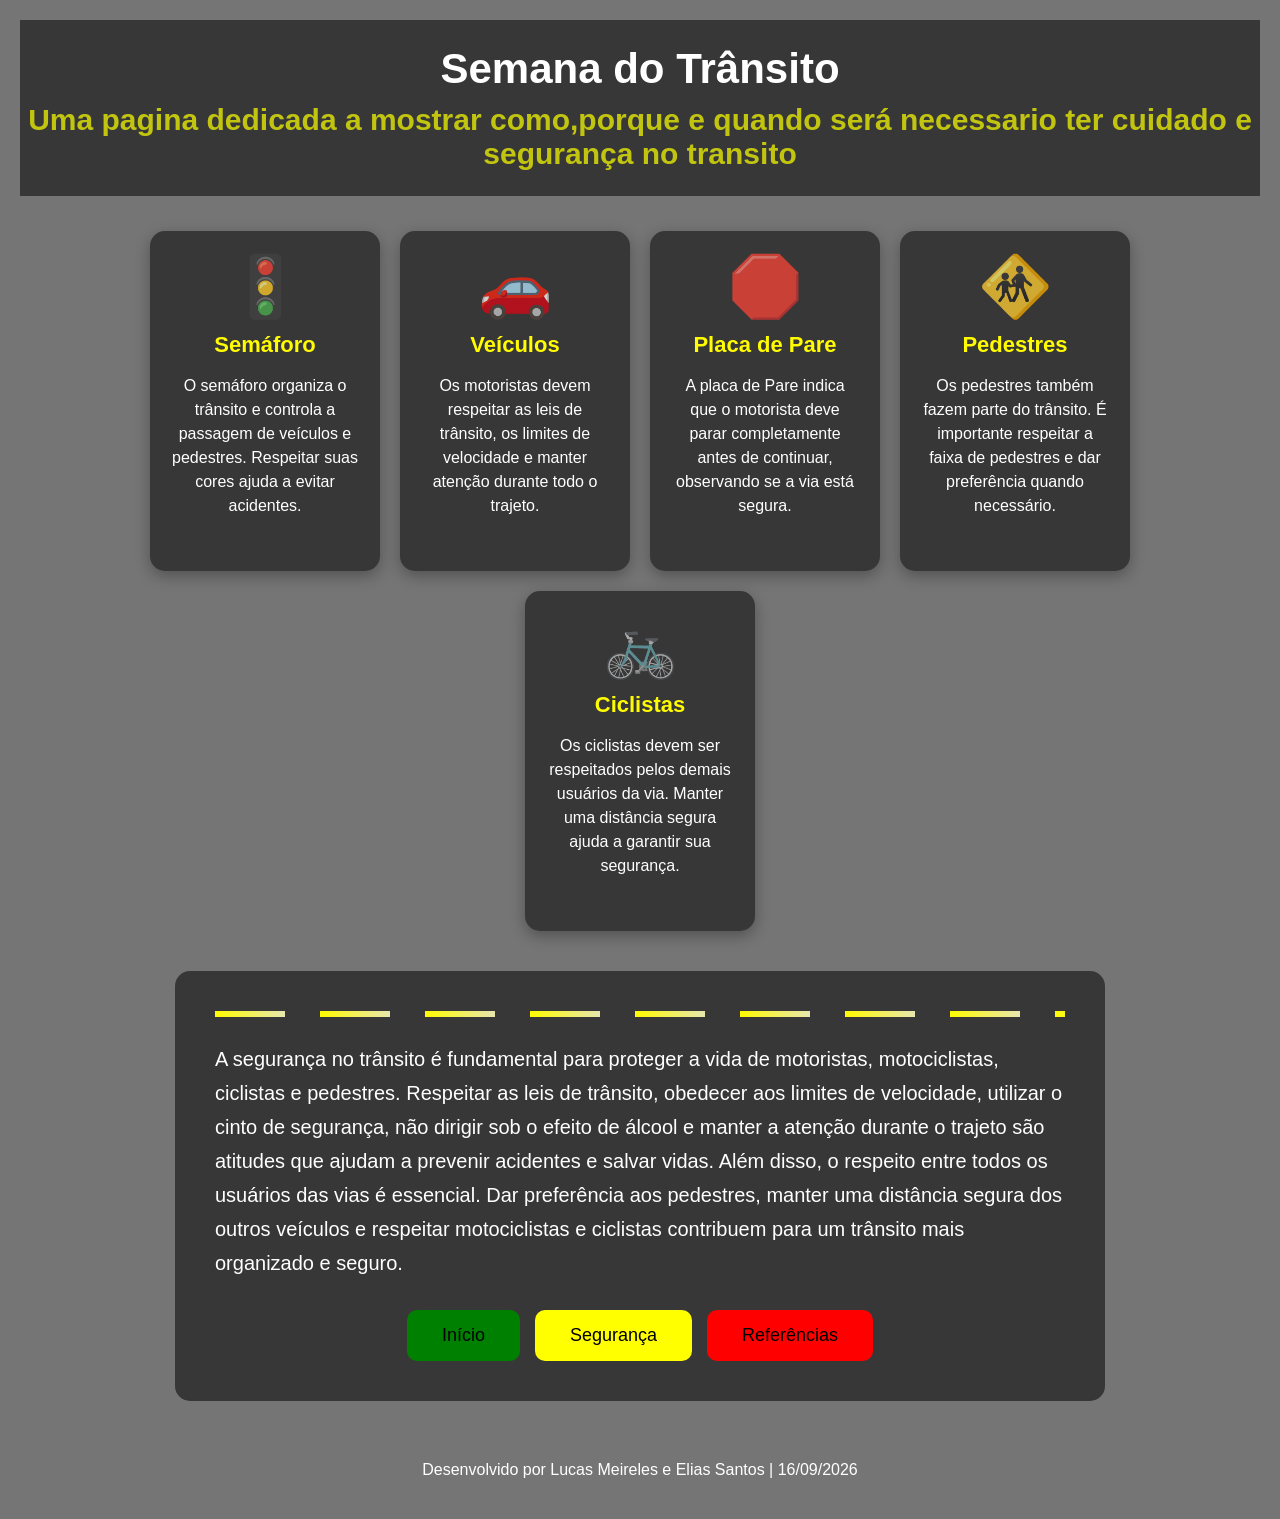
<file: index.html>
<!DOCTYPE html>
<html lang="pt-br">
<head>
    <meta charset="UTF-8">
    <meta name="viewport" content="width=device-width, initial-scale=1.0">
    <title>Semana do Trânsito</title>
    <link rel="stylesheet" href="index.css">      
<head>
 
<body 
    class="pagina-inicio">
    <header class="cabecalho">
        <h1>Semana do Trânsito</h1>
        <h2>Uma pagina dedicada a mostrar como,porque e quando será necessario ter cuidado e segurança no transito</h2>
    </header>
 
 
    <!-- CARDS -->
    <div class="icones">
        <div class="card-icone">
            <div class="emoji">🚦</div>
            <h3>Semáforo</h3>
            <p>
                O semáforo organiza o trânsito e controla a passagem
                de veículos e pedestres. Respeitar suas cores ajuda
                a evitar acidentes.
            </p>
        </div>

 
        <div class="card-icone">
            <div class="emoji">🚗</div>
            <h3>Veículos</h3>
            <p>
                Os motoristas devem respeitar as leis de trânsito,
                os limites de velocidade e manter atenção durante
                todo o trajeto.
            </p>
        </div>
 
 
        <div class="card-icone">
            <div class="emoji">🛑</div>
            <h3>Placa de Pare</h3>
            <p>
                A placa de Pare indica que o motorista deve parar
                completamente antes de continuar, observando
                se a via está segura.
            </p>
        </div>
 
 
        <div class="card-icone">
            <div class="emoji">🚸</div>
            <h3>Pedestres</h3>
            <p>
                Os pedestres também fazem parte do trânsito.
                É importante respeitar a faixa de pedestres e
                dar preferência quando necessário.
            </p>
        </div>

 
        <div class="card-icone">
            <div class="emoji">🚲</div>
            <h3>Ciclistas</h3>
            <p>
                Os ciclistas devem ser respeitados pelos demais
                usuários da via. Manter uma distância segura ajuda
                a garantir sua segurança.
            </p>
        </div>
    </div>
 
 
    <div class="container">
        <div class="faixa"></div>
        <p>
            A segurança no trânsito é fundamental para proteger a vida
            de motoristas, motociclistas, ciclistas e pedestres.
 
            Respeitar as leis de trânsito, obedecer aos limites de
            velocidade, utilizar o cinto de segurança, não dirigir sob
            o efeito de álcool e manter a atenção durante o trajeto são
            atitudes que ajudam a prevenir acidentes e salvar vidas.
 
            Além disso, o respeito entre todos os usuários das vias é
            essencial. Dar preferência aos pedestres, manter uma
            distância segura dos outros veículos e respeitar
            motociclistas e ciclistas contribuem para um trânsito mais
            organizado e seguro.
        </p>

        <!-- MENU -->
        <nav>
            <div class="nav-container inicio">
                <a href="index.html">Início</a>
            </div>
            <div class="nav-container seguranca">
                <a href="seguranca.html">Segurança</a>
            </div>
            <div class="nav-container referencias">
                <a href="referencias.html">Referências</a>
            </div>
        </nav>
    </div>
 
    <!-- RODAPÉ -->
    <footer>
        Desenvolvido por Lucas Meireles e Elias Santos | 16/09/2026
    </footer>
</body>

</html>
</file>
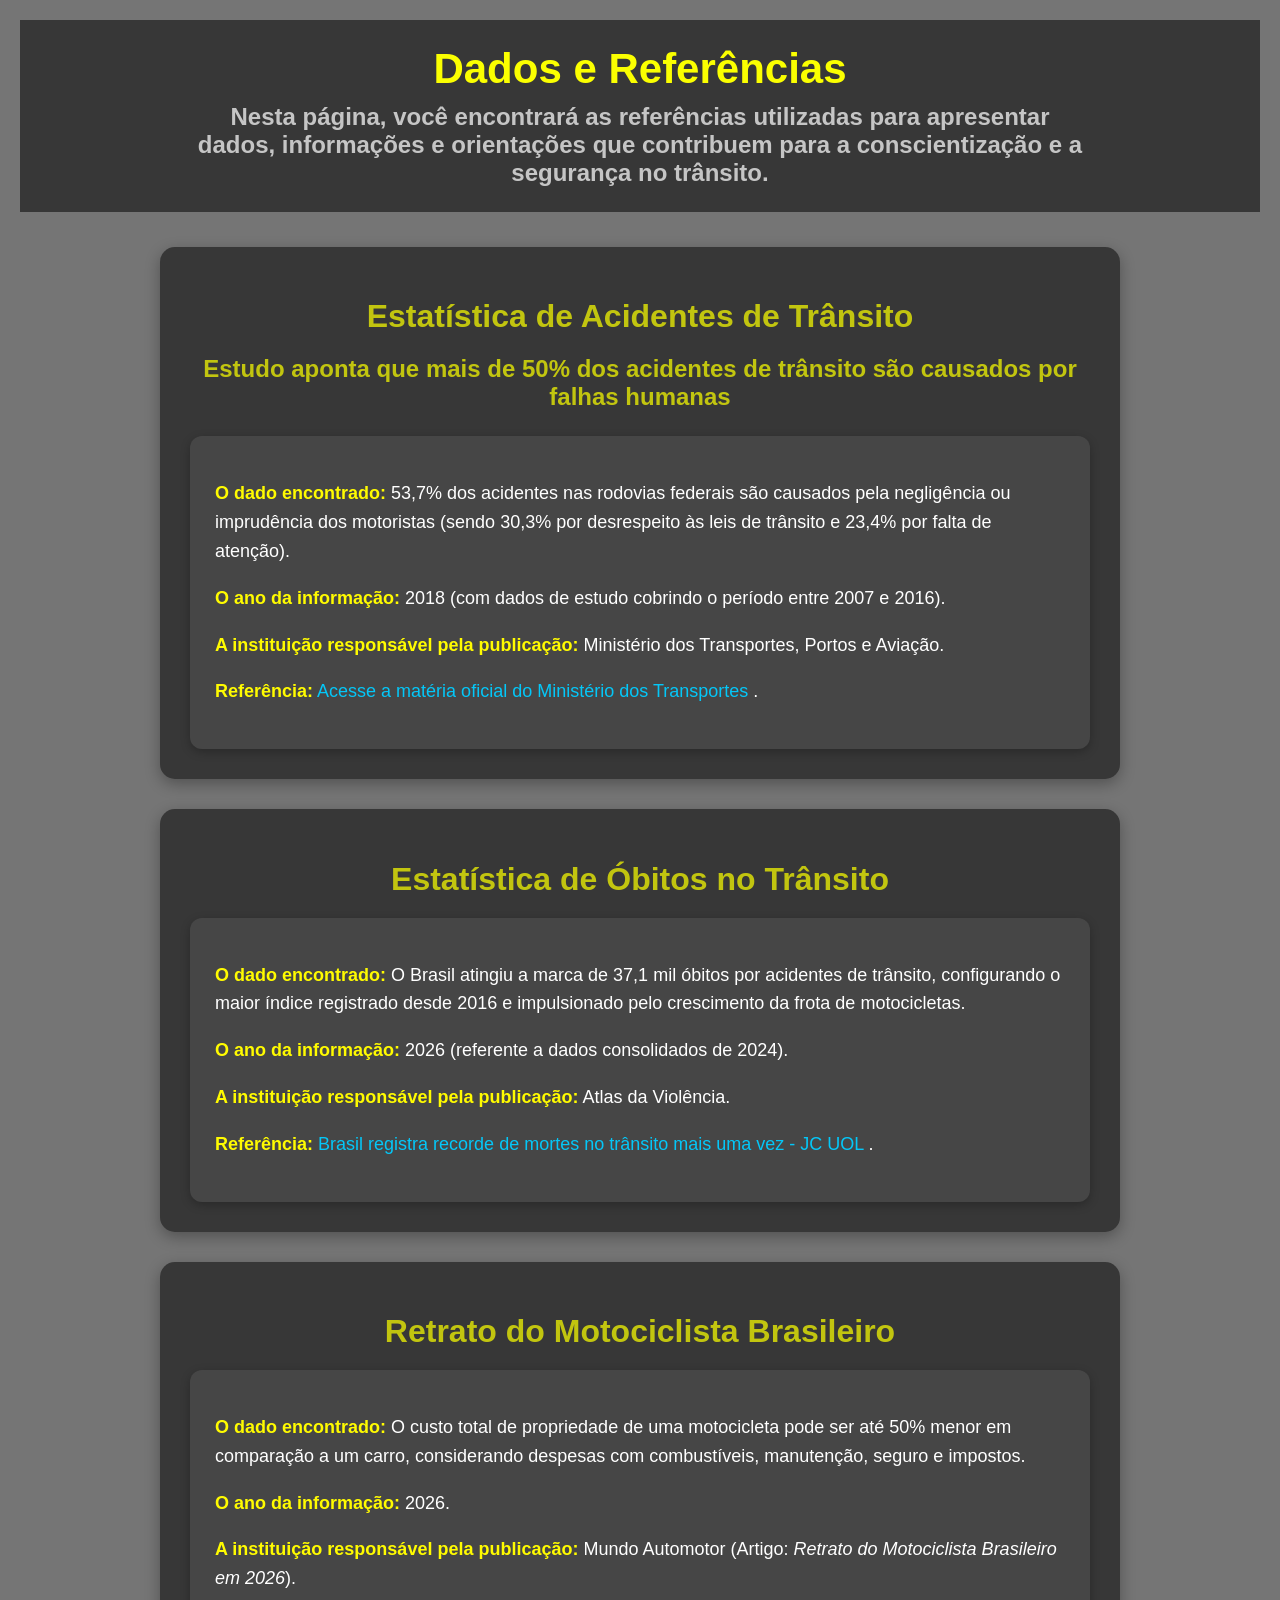
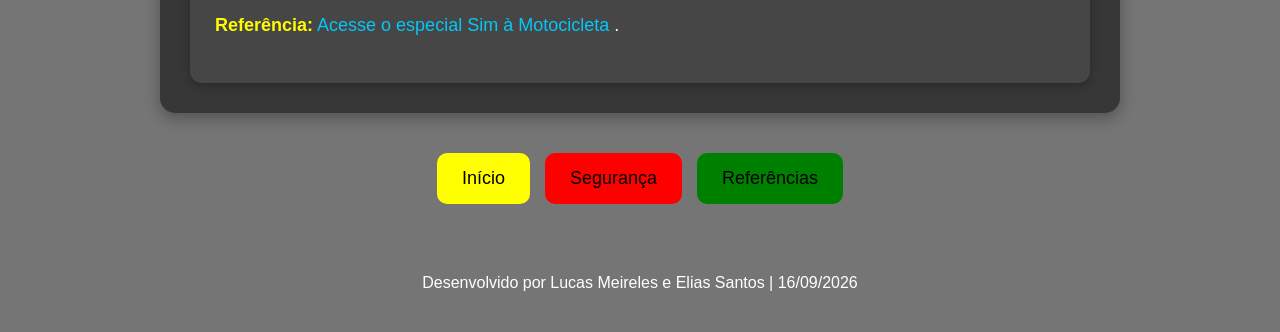
<file: referencias.html>
<!DOCTYPE html>
<html lang="pt-br">
<head>
    <meta charset="UTF-8">
    <meta name="viewport" content="width=device-width, initial-scale=1.0">
    <title>Referências</title>
    <link rel="stylesheet" href="referencias.css">
</head>

<body class="pagina-referencias">
    <header class="cabecalho">
        
        <h1>Dados e Referências</h1>

        <h3>
            Nesta página, você encontrará as referências utilizadas para apresentar
            dados, informações e orientações que contribuem para a conscientização
            e a segurança no trânsito.
        </h3>
    </header>
 
    <div class="container">
        <h1>Estatística de Acidentes de Trânsito</h1>
        <h2>
            Estudo aponta que mais de 50% dos acidentes de trânsito
            são causados por falhas humanas
        </h2>

        <div class="card">
            <p>
                <strong>O dado encontrado:</strong>
                53,7% dos acidentes nas rodovias federais são causados
                pela negligência ou imprudência dos motoristas
                (sendo 30,3% por desrespeito às leis de trânsito
                e 23,4% por falta de atenção).
            </p>

            <p>
                <strong>O ano da informação:</strong>
                2018 (com dados de estudo cobrindo o período
                entre 2007 e 2016).
            </p>
 
            <p>
                <strong>A instituição responsável pela publicação:</strong>
                Ministério dos Transportes, Portos e Aviação.
            </p>
 
            <p>
                <strong>Referência:</strong>
 
                <a
                    href="https://www.gov.br/transportes/pt-br/assuntos/noticias/ultimas-noticias/estudo-aponta-que-mais-de-50-dos-acidentes-de-transito-sao-causados-por-falhas-humanas"
                    target="_blank"
                >
                    Acesse a matéria oficial do Ministério dos Transportes
                </a>.
            </p>
        </div>
    </div>
 
    <div class="container">
        <h1>Estatística de Óbitos no Trânsito</h1>
        <div class="card">
            <p>
                <strong>O dado encontrado:</strong>
                O Brasil atingiu a marca de 37,1 mil óbitos por acidentes
                de trânsito, configurando o maior índice registrado
                desde 2016 e impulsionado pelo crescimento da frota
                de motocicletas.
            </p>
 
            <p>
                <strong>O ano da informação:</strong>
                2026 (referente a dados consolidados de 2024).
            </p>
 
            <p>
                <strong>A instituição responsável pela publicação:</strong>
                Atlas da Violência.
            </p>
 
            <p>
                <strong>Referência:</strong>
                <a
                    href="https://jc.uol.com.br/colunas/mobilidade/2026/05/26/brasil-registra-recorde-de-mortes-no-transito-mais-uma-vez-atlas-da-violencia-aponta-maior-indice-desde-2016.html"
                    target="_blank"
                >
                    Brasil registra recorde de mortes no trânsito
                    mais uma vez - JC UOL
                </a>.
            </p>
 
        </div>
 
    </div>
 
 
 
    <div class="container">
        <h1>Retrato do Motociclista Brasileiro</h1>
        <div class="card">
            <p>
                <strong>O dado encontrado:</strong>
                O custo total de propriedade de uma motocicleta pode
                ser até 50% menor em comparação a um carro, considerando
                despesas com combustíveis, manutenção, seguro e impostos.
            </p>
            <p>
                <strong>O ano da informação:</strong>
                2026.
            </p>
            <p>
                <strong>A instituição responsável pela publicação:</strong>
                Mundo Automotor (Artigo:
                <em>Retrato do Motociclista Brasileiro em 2026</em>).
            </p>
            <p>
                <strong>Referência:</strong>
                <a
                    href="https://motociclismoonline.com.br/especiais/o-retrato-do-motociclista-brasileiro-em-2026-sim-a-motocicleta/"
                    target="_blank"
                >
                    Acesse o especial Sim à Motocicleta
                </a>.
            </p>
        </div>
    </div>
 
 
    <!-- MENU -->
    <nav>
        <div class="nav-container inicio">
            <a href="index.html">
                Início
            </a>
        </div>
 
 
        <div class="nav-container seguranca">
            <a href="seguranca.html">
                Segurança
            </a>
        </div>
 
 
        <div class="nav-container referencias">
            <a href="referencias.html">
                Referências
            </a>
        </div>
    </nav>
 
 
    <!-- RODAPÉ -->
 
    <footer>
        Desenvolvido por Lucas Meireles e Elias Santos | 16/09/2026
    </footer>
 
 
</body>
 
</html>
</file>
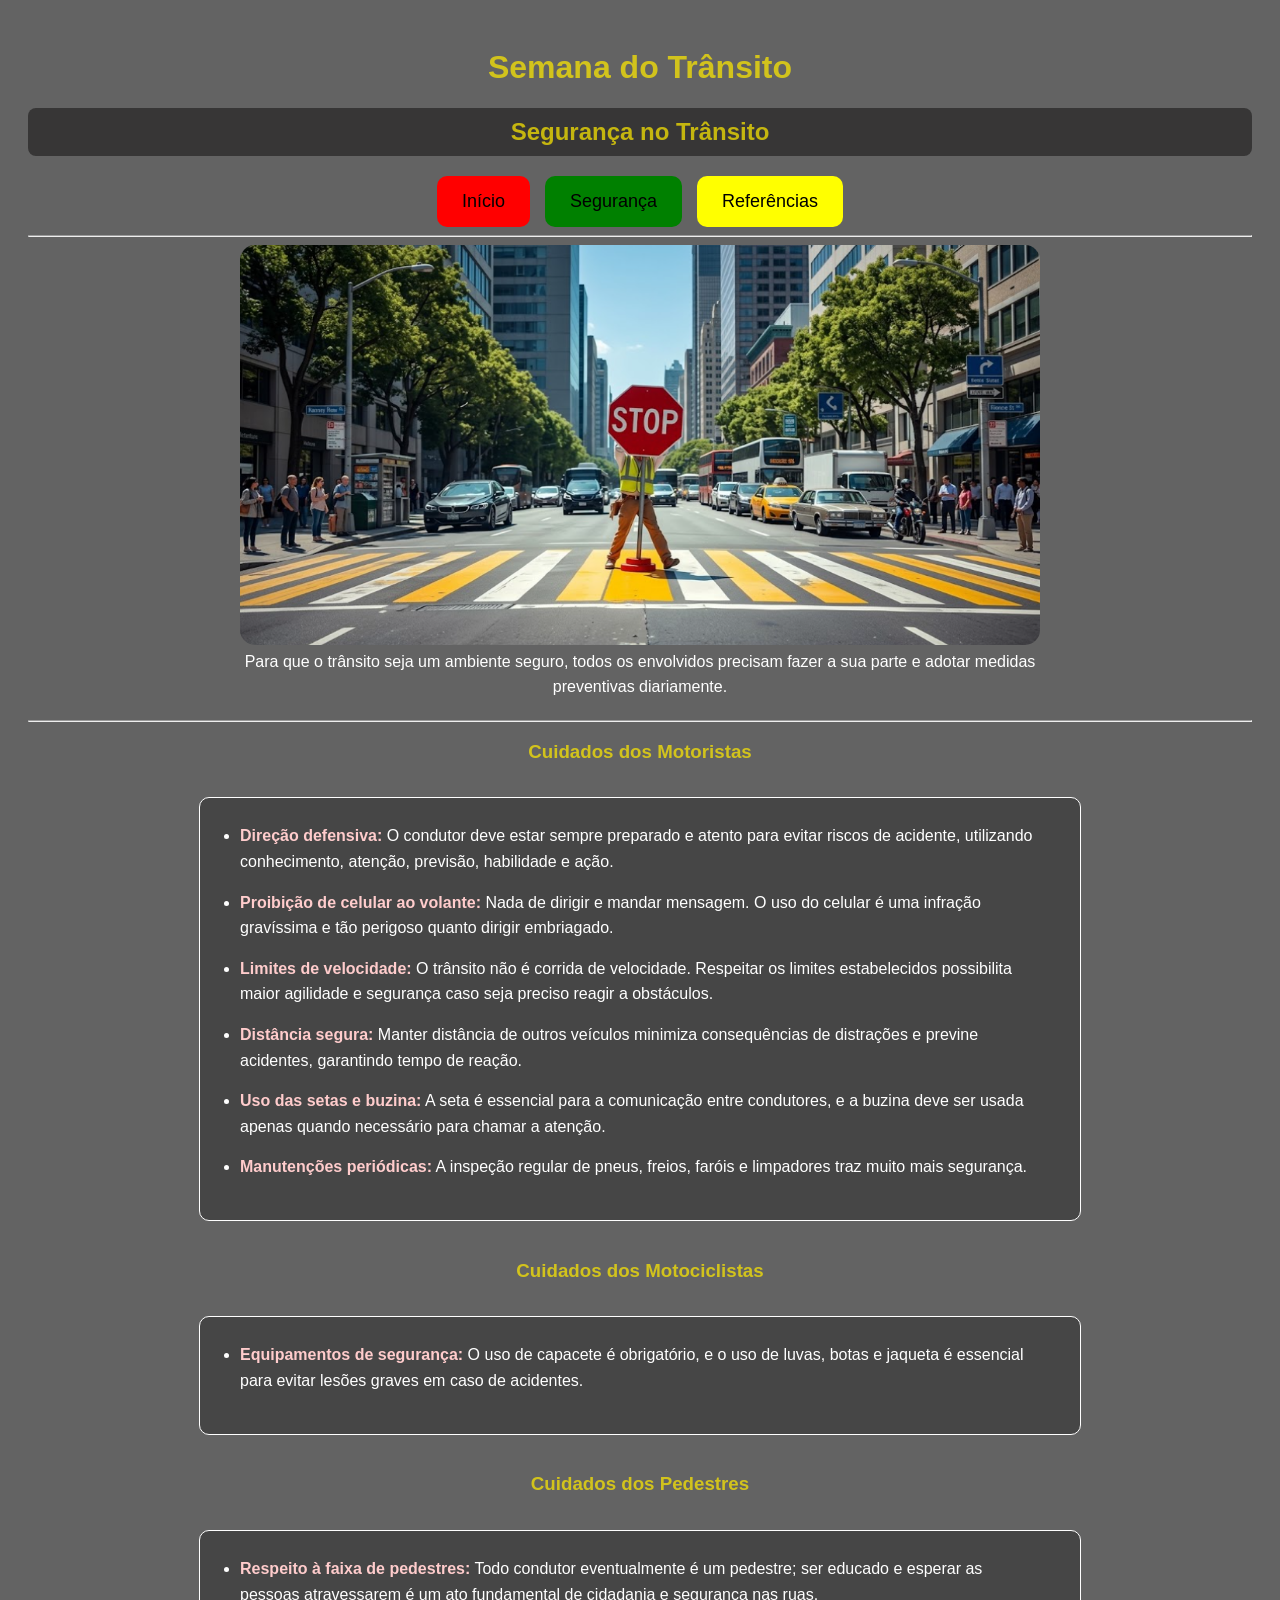
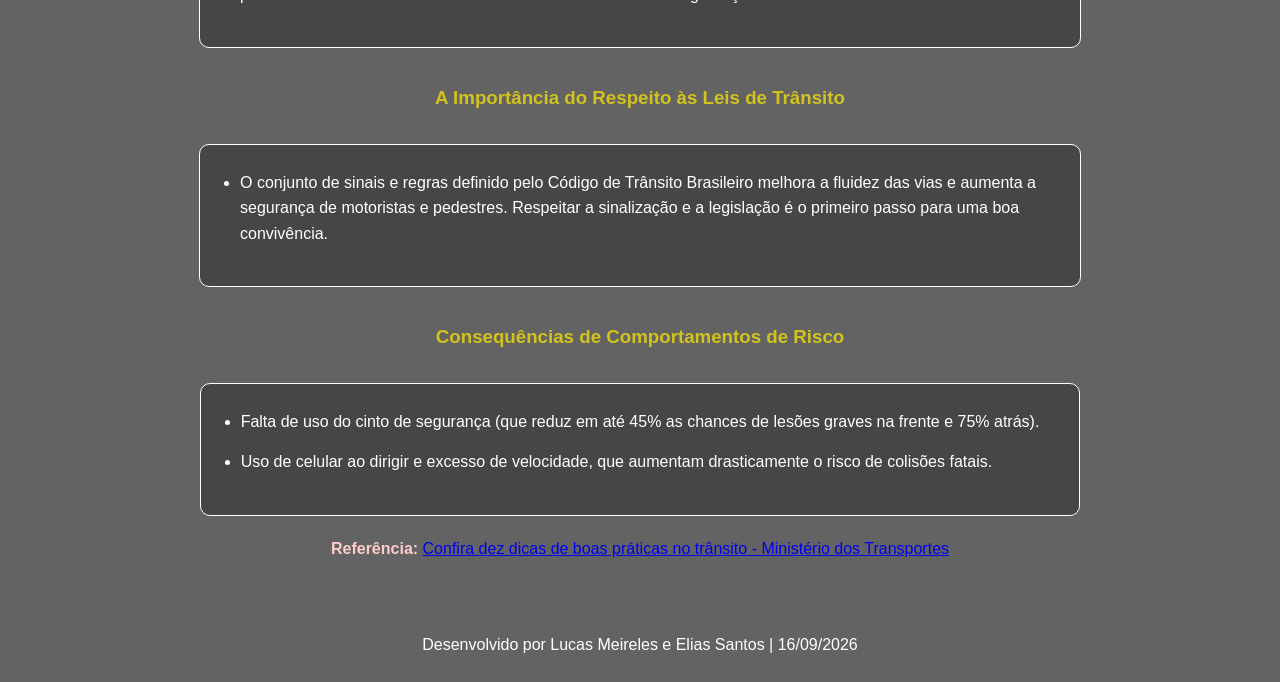
<file: seguranca.html>
<!DOCTYPE html>
<html lang="pt-br">
<head>
    <meta charset="UTF-8">
    <meta name="viewport" content="width=device-width, initial-scale=1.0">
    <title>Segurança - Semana do Trânsito</title>
    <link rel="stylesheet" href="seguranca.css">

</head>
<body class="pagina-seguranca">
    <h1>Semana do Trânsito</h1>
    <h2>Segurança no Trânsito</h2>

     <nav>
 
        <div class="nav-container inicio">
        <a href="index.html">Início</a>
        </div>
 
        <div class="nav-container seguranca">
        <a href="seguranca.html">Segurança</a>
        </div>
 
        <div class="nav-container referencias">
        <a href="referencias.html">Referências</a>
        </div>
 
      </nav>

    <hr>

 <img src="Imagem 1.png" alt="Trabalhador segurando placa" width="800" height="400" style="border-radius: 15px;">
    <p>Para que o trânsito seja um ambiente seguro, todos os envolvidos precisam fazer a sua parte e adotar medidas preventivas diariamente.</p>
    
    <hr>

    <h3>Cuidados dos Motoristas</h3>
    <ul>
        <li><strong>Direção defensiva:</strong> O condutor deve estar sempre preparado e atento para evitar riscos de acidente, utilizando conhecimento, atenção, previsão, habilidade e ação.</li>
        <li><strong>Proibição de celular ao volante:</strong> Nada de dirigir e mandar mensagem. O uso do celular é uma infração gravíssima e tão perigoso quanto dirigir embriagado.</li>
        <li><strong>Limites de velocidade:</strong> O trânsito não é corrida de velocidade. Respeitar os limites estabelecidos possibilita maior agilidade e segurança caso seja preciso reagir a obstáculos.</li>
        <li><strong>Distância segura:</strong> Manter distância de outros veículos minimiza consequências de distrações e previne acidentes, garantindo tempo de reação.</li>
        <li><strong>Uso das setas e buzina:</strong> A seta é essencial para a comunicação entre condutores, e a buzina deve ser usada apenas quando necessário para chamar a atenção.</li>
        <li><strong>Manutenções periódicas:</strong> A inspeção regular de pneus, freios, faróis e limpadores traz muito mais segurança.</li>
    </ul>

    <h3>Cuidados dos Motociclistas</h3>
    <ul>
        <li><strong>Equipamentos de segurança:</strong> O uso de capacete é obrigatório, e o uso de luvas, botas e jaqueta é essencial para evitar lesões graves em caso de acidentes.</li>
    </ul>

    <h3>Cuidados dos Pedestres</h3>
    <ul>
        <li><strong>Respeito à faixa de pedestres:</strong> Todo condutor eventualmente é um pedestre; ser educado e esperar as pessoas atravessarem é um ato fundamental de cidadania e segurança nas ruas.</li>
    </ul>

    <h3>A Importância do Respeito às Leis de Trânsito</h3>
    <ul>
        <li>O conjunto de sinais e regras definido pelo Código de Trânsito Brasileiro melhora a fluidez das vias e aumenta a segurança de motoristas e pedestres. Respeitar a sinalização e a legislação é o primeiro passo para uma boa convivência.</li>
    </ul>
    

    <h3>Consequências de Comportamentos de Risco</h3>
    <ul>
        <li>Falta de uso do cinto de segurança (que reduz em até 45% as chances de lesões graves na frente e 75% atrás).</li>
        <li>Uso de celular ao dirigir e excesso de velocidade, que aumentam drasticamente o risco de colisões fatais.</li>
    </ul>
    
    <br>

    <div class="container">
        <p><strong>Referência:</strong> <a href="https://www.gov.br/transportes/pt-br/assuntos/noticias/2021/5/confira-dez-dicas-de-boas-praticas-no-transito" target="_blank">Confira dez dicas de boas práticas no trânsito - Ministério dos Transportes</a></p>
    </div>
</body>
<br>
    <br>
        <br>
<footer>
    Desenvolvido por Lucas Meireles e Elias Santos | 16/09/2026
</footer>
</html>
</file>
<file: index.css>
body {
            background-color: rgb(117, 117, 117);
            color: rgba(255, 255, 255, 0.767);
            margin: 0;
            padding: 20px;
            font-family: Arial, sans-serif;
            min-height: 100vh;
            display: flex;
            flex-direction: column;
            justify-content: flex-start;
            align-items: center;
        }
 
        /* CABEÇALHO */
 
        .cabecalho {
            width: 100%;
            background-color: rgb(55, 55, 55);
            padding: 25px 0;
            text-align: center;
            margin-bottom: 35px;
        }
 
        .cabecalho h1 {
            margin: 0;
            color: white;
            font-size: 42px;
        }
 
        .cabecalho h2 {
            margin: 10px 0 0;
            color: rgba(251, 255, 0, 0.712);
            font-size: 30px;
        }
 
        /* TÍTULOS */
 
        h1 {
            color: rgba(251, 255, 0, 0.712);
            font-size: 42px;
            text-align: center;
            margin-bottom: 35px;
        }
 
        h2 {
            color: rgba(251, 255, 0, 0.712);
            font-size: 30px;
            text-align: center;
            margin-bottom: 35px;
        }
 
        /* CONTAINER */
 
        .container {
            width: 90%;
            max-width: 850px;
            background-color: rgb(55, 55, 55);
            padding: 40px;
            border-radius: 15px;
        }
 
        /* TEXTOS */
 
        p {
            color: white;
            font-size: 20px;
            line-height: 1.7;
            text-align: left;
        }
 
        /* FAIXA AMARELA */
 
        .faixa {
            width: 100%;
            height: 6px;
 
            background: repeating-linear-gradient(
                to right,
                #fffb00 0px,
                #e7e6af 70px,
                transparent 70px,
                transparent 105px
            );
 
            margin-bottom: 25px;
        }
 
        /* MENU */
 
        nav {
            display: flex;
            justify-content: center;
            gap: 15px;
            margin-top: 30px;
        }
 
        .nav-container {
            padding: 15px 25px;
            border-radius: 10px;
        }
 
        .nav-container a {
            color: rgb(0, 0, 0);
            text-decoration: none;
            font-size: 18px;
        }
 
        /* CORES DO MENU */
 
        .inicio {
            background-color: red;
        }
 
        .seguranca {
            background-color: red;
        }
 
        .referencias {
            background-color: red;
        }
 
        /* PÁGINA INÍCIO */
 
        .pagina-inicio .inicio {
            background-color: green;
        }
 
        .pagina-inicio .seguranca {
            background-color: rgb(255, 255, 0);
        }
 
        .pagina-inicio .referencias {
            background-color: red;
        }
 
        /* PÁGINA SEGURANÇA */
 
        .pagina-seguranca .inicio {
            background-color: red;
        }
 
        .pagina-seguranca .seguranca {
            background-color: green;
        }
 
        .pagina-seguranca .referencias {
            background-color: yellow;
        }
 
        /* PÁGINA REFERÊNCIAS */
 
        .pagina-referencias .inicio {
            background-color: yellow;
        }
 
        .pagina-referencias .seguranca {
            background-color: red;
        }
 
        .pagina-referencias .referencias {
            background-color: green;
        }
 
        /* CARDS */
 
        .icones {
            width: 90%;
            max-width: 1200px;
 
            display: flex;
            justify-content: center;
            gap: 20px;
            flex-wrap: wrap;
 
            margin-bottom: 40px;
        }
 
        .card-icone {
            width: 190px;
            min-height: 300px;
 
            background-color: rgb(55, 55, 55);
 
            border-radius: 15px;
            padding: 20px;
 
            text-align: center;
 
            box-shadow: 0 5px 15px rgba(0, 0, 0, 0.3);
 
            transition: transform 0.3s, background-color 0.3s;
        }
 
        .card-icone:hover {
            transform: translateY(-8px);
            background-color: rgb(70, 70, 70);
        }
 
        .card-icone .emoji {
            font-size: 60px;
            margin-bottom: 10px;
        }
 
        .card-icone h3 {
            color: #fffb00;
            font-size: 22px;
            margin: 10px 0;
        }
 
        .card-icone p {
            color: white;
            font-size: 16px;
            line-height: 1.5;
            text-align: center;
        }
 
        /* LINKS */
 
        a {
            color: #04c7f8;
            font-size: 25px;
            margin: 0 10px;
            text-decoration: none;
        }
 
        a:hover {
            color: #ffffff;
        }
 
        /* RODAPÉ */
 
        footer {
            margin-top: 40px;
            padding: 20px;
 
            color: white;
            text-align: center;
            font-size: 16px;
        }
</file>
<file: referencias.css>
body {
            background-color: rgb(117, 117, 117);
            color: rgba(255, 255, 255, 0.767);
            margin: 0;
            padding: 20px;
            font-family: Arial, sans-serif;
            min-height: 100vh;
 
            display: flex;
            flex-direction: column;
            justify-content: flex-start;
            align-items: center;
        }
 
        .cabecalho {
            width: 100%;
            background-color: rgb(55, 55, 55);
            padding: 25px 0;
            text-align: center;
            margin-bottom: 35px;
        }
 
        .cabecalho h1 {
            margin: 0;
            color: rgb(251, 255, 0);
            font-size: 42px;
        }
 
        .cabecalho h3 {
            margin: 10px auto 0;
            color: rgba(255, 255, 255, 0.712);
            font-size: 24px;
            max-width: 900px;
            padding: 0 20px;
        }
 
        .container {
            width: 90%;
            max-width: 900px;
 
            background-color: rgb(55, 55, 55);
 
            padding: 30px;
            margin-bottom: 30px;
 
            border-radius: 15px;
 
            box-shadow: 0 5px 15px rgba(0, 0, 0, 0.3);
        }
 
        .container h1 {
            color: rgba(251, 255, 0, 0.712);
            font-size: 32px;
            text-align: center;
            margin-bottom: 20px;
        }
 
        .container h2 {
            color: rgba(251, 255, 0, 0.712);
            font-size: 24px;
            text-align: center;
            margin-bottom: 25px;
        }
        
 
        .card {
            background-color: rgb(70, 70, 70);
 
            padding: 25px;
 
            border-radius: 12px;
 
            box-shadow: 0 3px 10px rgba(0, 0, 0, 0.25);
        }
 
 
        p {
            color: white;
            font-size: 18px;
            line-height: 1.6;
        }
 
        strong {
            color: #fffb00;
        }
 
 
        .card a {
            color: #04c7f8;
            font-size: 18px;
            text-decoration: none;
        }
 
        .card a:hover {
            color: white;
            text-decoration: underline;
        }
 
 
        nav {
            display: flex;
            justify-content: center;
            gap: 15px;
            margin-top: 10px;
            margin-bottom: 30px;
            flex-wrap: wrap;
        }
 
        .nav-container {
            padding: 15px 25px;
            border-radius: 10px;
        }
 
        .nav-container a {
            color: rgb(0, 0, 0);
            text-decoration: none;
            font-size: 18px;
        }
 
 
        .inicio {
            background-color: red;
        }
 
        .seguranca {
            background-color: red;
        }
 
        .referencias {
            background-color: red;
        }
 
 
        .pagina-inicio .inicio {
            background-color: green;
        }
 
        .pagina-inicio .seguranca {
            background-color: rgb(255, 255, 0);
        }
 
        .pagina-inicio .referencias {
            background-color: red;
        }
 
 
        .pagina-seguranca .inicio {
            background-color: red;
        }
 
        .pagina-seguranca .seguranca {
            background-color: green;
        }
 
        .pagina-seguranca .referencias {
            background-color: yellow;
        }
 
 
        .pagina-referencias .inicio {
            background-color: yellow;
        }
 
        .pagina-referencias .seguranca {
            background-color: red;
        }
 
        .pagina-referencias .referencias {
            background-color: green;
        }
   
 
        footer {
            margin-top: 20px;
            padding: 20px;
 
            color: white;
            text-align: center;
            font-size: 16px;
        }
</file>
<file: seguranca.css>
body {
            background-color: rgb(99, 99, 99);
            color: rgb(255, 255, 255);
            padding: 20px;
            text-align: center;
            font-family: Verdana, Geneva, sans-serif;
        }

        h1{
            color: rgba(255, 234, 0, 0.715);
        }
        h2{
            color: rgba(255, 234, 0, 0.715);
            background-color: rgb(55, 54, 54);
            padding: 10px;
            border-radius: 8px;
        }
        h3{
            color: rgba(255, 234, 0, 0.715);
        }

        p, li {
            color: white;
        }
        
        nav  {
        display: flex;
        justify-content: center;
        gap: 15px;
        }
    
        .nav-container {
        padding: 15px 25px;
        border-radius: 10px;
        }
    
        .nav-container a {
        color: rgb(0, 0, 0);
        text-decoration: none;
        font-size: 18px;
        }
    
        .inicio{
            background-color:red;
        }
        .seguranca{
            background-color: red;
        }
        .referencias{
            background-color: red;
        }
    
        /*}Pagina Segurança*/
        .pagina-seguranca .inicio{
            background-color: red;
        }
        .pagina-seguranca .seguranca{
            background-color: green;
        }
        .pagina-seguranca .referencias{
            background-color: yellow;
        }
      
        ul {
            text-align: left;
            display: inline-block;
            background-color: rgb(70, 70, 70);
            padding: 25px 40px;
            border-radius: 10px;
            border: 1px solid white;
            max-width: 800px;
            margin-bottom: 20px;
        }

        li {
            color: white;
            margin-bottom: 15px;
            line-height: 1.6;
            transition: transform 0.2s ease, color 0.2s ease; 
        }

        li:hover {
            transform: scale(1.02); 
            color: #add8e6;      
        }

        strong {
            color: #ffcccc; 
        }

        p {
            max-width: 800px;
            margin: 0 auto 20px auto;
            line-height: 1.6;
        }
</file>
